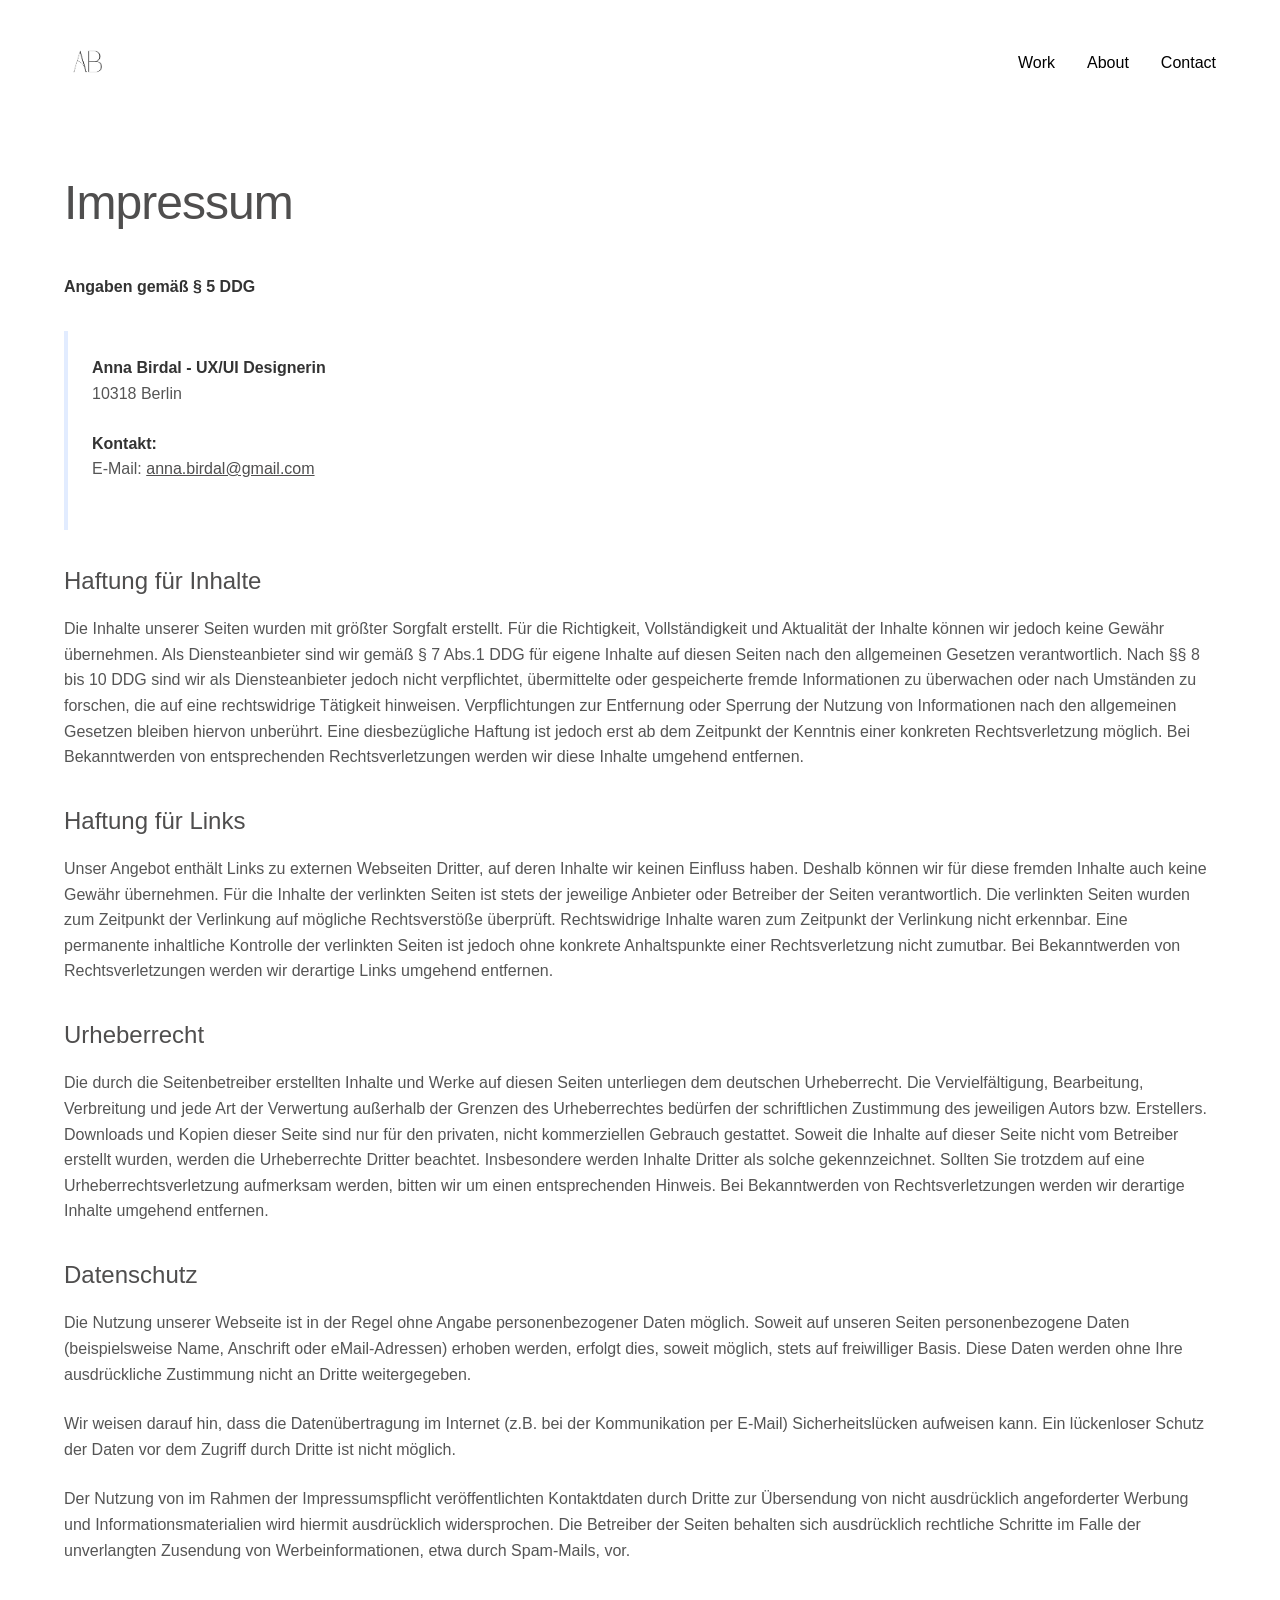
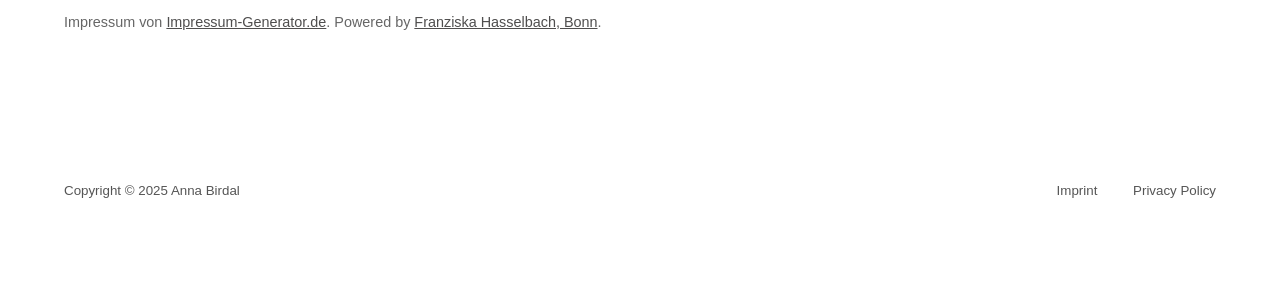
<file: imprint.html>
<!DOCTYPE html>
<html lang="de">
<head>
    <meta charset="UTF-8">
    <meta name="viewport" content="width=device-width, initial-scale=1.0">
    <title>Impressum - Anna Birdal</title>
    <link rel="icon" type="image/x-icon" href="assets/logos/favicon.ico">
    <link rel="stylesheet" href="style.css">
    <link rel="stylesheet" href="mediaqueries.css">
    <style>
        /* Import Nexa font to match main site */
        @import url('https://fonts.cdnfonts.com/css/nexa-bold');
        
        /* Override body font to ensure consistency */
        body {
            font-family: 'Nexa', sans-serif;
            padding-top: 1vh; /* Match main site's nav height */
            margin: 0;
        }

        /* Main content styles */
        .main-content {
            max-width: none; /* Remove max-width constraint */
            margin: 1rem 5%; /* Match index.html 5% margins */
            padding: 2rem 0; /* Remove horizontal padding since margins handle it */
            line-height: 1.6;
            color: #4f4e4e;
            font-family: 'Nexa', sans-serif;
        }

        .main-content h1 {
            font-size: 3rem;
            font-weight: 500;
            color: #4f4e4e;
            margin-bottom: 2rem;
            letter-spacing: -0.02em;
            font-family: 'Nexa', sans-serif;
        }

        .main-content h2 {
            font-size: 1.5rem;
            font-weight: 500;
            color: #4f4e4e;
            margin: 2rem 0 1rem 0;
            font-family: 'Nexa', sans-serif;
        }

        .main-content p {
            margin-bottom: 1.5rem;
            font-size: 1rem;
            font-family: 'Nexa', sans-serif;
            color: rgb(85, 85, 85);
        }

        .main-content strong {
            color: #333;
            font-weight: 600;
            font-family: 'Nexa', sans-serif;
        }

        .main-content a {
            color: #4f4e4e;
            text-decoration: underline;
            transition: color 0.3s ease;
            font-family: 'Nexa', sans-serif;
        }

        .main-content a:hover {
            color: #000;
        }

        /* Contact info styling */
        .contact-info {
            background:none;
            padding: 1.5rem;
            margin: 2rem 0;
            border-left: 4px solid rgb(226, 236, 255);
        }

        /* Mobile responsiveness */
@media screen and (max-width: 768px) {
    body {
        padding-top: 10vh;
    }
    
    .main-content {
        padding: 2rem 0; /* Remove horizontal padding */
        margin: 2rem 3%; /* Slightly less margin on mobile */
    }

    .main-content h1 {
        font-size: 2.5rem;
    }
}

@media screen and (max-width: 480px) {
    .main-content {
        margin: 2rem 2%; /* Even less margin on small mobile */
    }
    
    .main-content h1 {
        font-size: 2rem;
    }
}
    </style>
</head>
<body>
    <!-- Desktop Navigation - Using standard nav from main site -->
    <nav id="desktop-nav">
    <div class="logo">
            <a href="index.html">
            <img src="assets/logos/logo V3 no bg.png" alt="Anna's logo">
            </a>
        </div>
        <ul class="nav-links">
            <li><a href="index.html#projects">Work</a></li>
            <li><a href="about.html">About</a></li>
            <li><a href="about.html#contact">Contact</a></li>
        </ul>
    </div>
</nav>

    

    <!-- Hamburger Navigation - Using standard nav from main site -->
    <nav id="hamburger-nav">
        <div class="logo">Anna Birdal</div>
        <div class="hamburger-menu">
            <div class="hamburger-icon" onclick="toggleMenu()">
                <span></span>
                <span></span>
                <span></span>
            </div>
            <div class="menu-links">
                <li><a href="index.html" onclick="toggleMenu()">Work</a></li>
                <li><a href="about.html" onclick="toggleMenu()">About</a></li>
                <li><a href="about.html#contact" onclick="toggleMenu()">Contact</a></li>
            </div>
        </div>
    </nav>

    <!-- Main Content -->
    <main class="main-content">
        <h1>Impressum</h1>
        
        <p><strong>Angaben gemäß § 5 DDG</strong></p>
        
        <div class="contact-info">
            <p><strong>Anna Birdal - UX/UI Designerin</strong><br>
            10318 Berlin</p>
            
            <p><strong>Kontakt:</strong><br>
            E-Mail: <a href='mailto:anna.birdal@gmail.com'>anna.birdal@gmail.com</a></p>
        </div>

        <h2>Haftung für Inhalte</h2>
        <p>Die Inhalte unserer Seiten wurden mit größter Sorgfalt erstellt. Für die Richtigkeit, Vollständigkeit und Aktualität der Inhalte können wir jedoch keine Gewähr übernehmen. Als Diensteanbieter sind wir gemäß § 7 Abs.1 DDG für eigene Inhalte auf diesen Seiten nach den allgemeinen Gesetzen verantwortlich. Nach §§ 8 bis 10 DDG sind wir als Diensteanbieter jedoch nicht verpflichtet, übermittelte oder gespeicherte fremde Informationen zu überwachen oder nach Umständen zu forschen, die auf eine rechtswidrige Tätigkeit hinweisen. Verpflichtungen zur Entfernung oder Sperrung der Nutzung von Informationen nach den allgemeinen Gesetzen bleiben hiervon unberührt. Eine diesbezügliche Haftung ist jedoch erst ab dem Zeitpunkt der Kenntnis einer konkreten Rechtsverletzung möglich. Bei Bekanntwerden von entsprechenden Rechtsverletzungen werden wir diese Inhalte umgehend entfernen.</p>

        <h2>Haftung für Links</h2>
        <p>Unser Angebot enthält Links zu externen Webseiten Dritter, auf deren Inhalte wir keinen Einfluss haben. Deshalb können wir für diese fremden Inhalte auch keine Gewähr übernehmen. Für die Inhalte der verlinkten Seiten ist stets der jeweilige Anbieter oder Betreiber der Seiten verantwortlich. Die verlinkten Seiten wurden zum Zeitpunkt der Verlinkung auf mögliche Rechtsverstöße überprüft. Rechtswidrige Inhalte waren zum Zeitpunkt der Verlinkung nicht erkennbar. Eine permanente inhaltliche Kontrolle der verlinkten Seiten ist jedoch ohne konkrete Anhaltspunkte einer Rechtsverletzung nicht zumutbar. Bei Bekanntwerden von Rechtsverletzungen werden wir derartige Links umgehend entfernen.</p>

        <h2>Urheberrecht</h2>
        <p>Die durch die Seitenbetreiber erstellten Inhalte und Werke auf diesen Seiten unterliegen dem deutschen Urheberrecht. Die Vervielfältigung, Bearbeitung, Verbreitung und jede Art der Verwertung außerhalb der Grenzen des Urheberrechtes bedürfen der schriftlichen Zustimmung des jeweiligen Autors bzw. Erstellers. Downloads und Kopien dieser Seite sind nur für den privaten, nicht kommerziellen Gebrauch gestattet. Soweit die Inhalte auf dieser Seite nicht vom Betreiber erstellt wurden, werden die Urheberrechte Dritter beachtet. Insbesondere werden Inhalte Dritter als solche gekennzeichnet. Sollten Sie trotzdem auf eine Urheberrechtsverletzung aufmerksam werden, bitten wir um einen entsprechenden Hinweis. Bei Bekanntwerden von Rechtsverletzungen werden wir derartige Inhalte umgehend entfernen.</p>

        <h2>Datenschutz</h2>
        <p>Die Nutzung unserer Webseite ist in der Regel ohne Angabe personenbezogener Daten möglich. Soweit auf unseren Seiten personenbezogene Daten (beispielsweise Name, Anschrift oder eMail-Adressen) erhoben werden, erfolgt dies, soweit möglich, stets auf freiwilliger Basis. Diese Daten werden ohne Ihre ausdrückliche Zustimmung nicht an Dritte weitergegeben.</p>
        
        <p>Wir weisen darauf hin, dass die Datenübertragung im Internet (z.B. bei der Kommunikation per E-Mail) Sicherheitslücken aufweisen kann. Ein lückenloser Schutz der Daten vor dem Zugriff durch Dritte ist nicht möglich.</p>
        
        <p>Der Nutzung von im Rahmen der Impressumspflicht veröffentlichten Kontaktdaten durch Dritte zur Übersendung von nicht ausdrücklich angeforderter Werbung und Informationsmaterialien wird hiermit ausdrücklich widersprochen. Die Betreiber der Seiten behalten sich ausdrücklich rechtliche Schritte im Falle der unverlangten Zusendung von Werbeinformationen, etwa durch Spam-Mails, vor.</p>

        <p style="margin-top: 3rem; font-size: 0.9rem; color: #666;">
            Impressum von <a href="https://impressum-generator.de" rel="dofollow">Impressum-Generator.de</a>. Powered by <a href="https://www.kanzlei-hasselbach.de/" rel="nofollow">Franziska Hasselbach, Bonn</a>.
        </p>
    </main>

    <!-- Footer -->
    <footer>
    <p>Copyright &#169; 2025 Anna Birdal</p>
    <p>
        <a href="imprint.html">Imprint</a>
        <span style="margin: 0 1rem;"></span>
        <a href="privacy-policy.html">Privacy Policy</a>
    </p>
    </footer>
    


    <script src="script.js"></script>
</body>
</html>
</file>
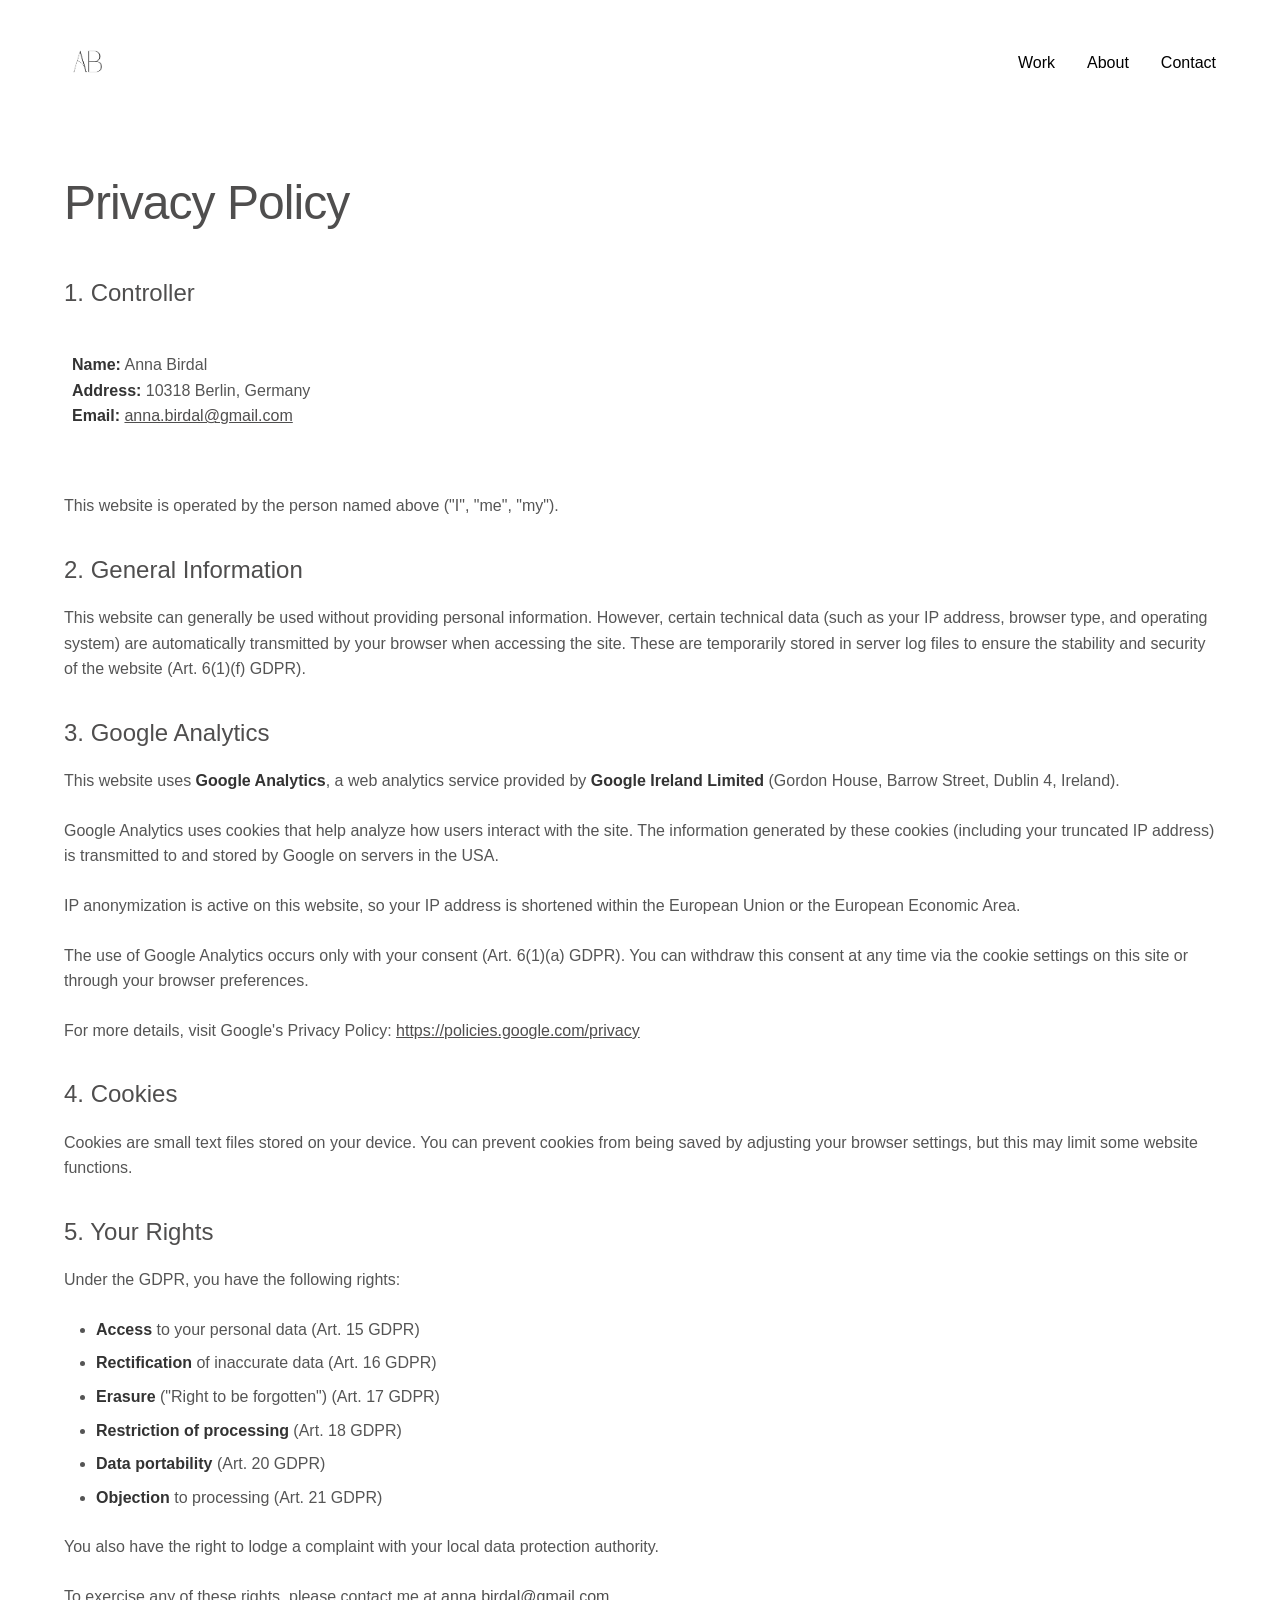
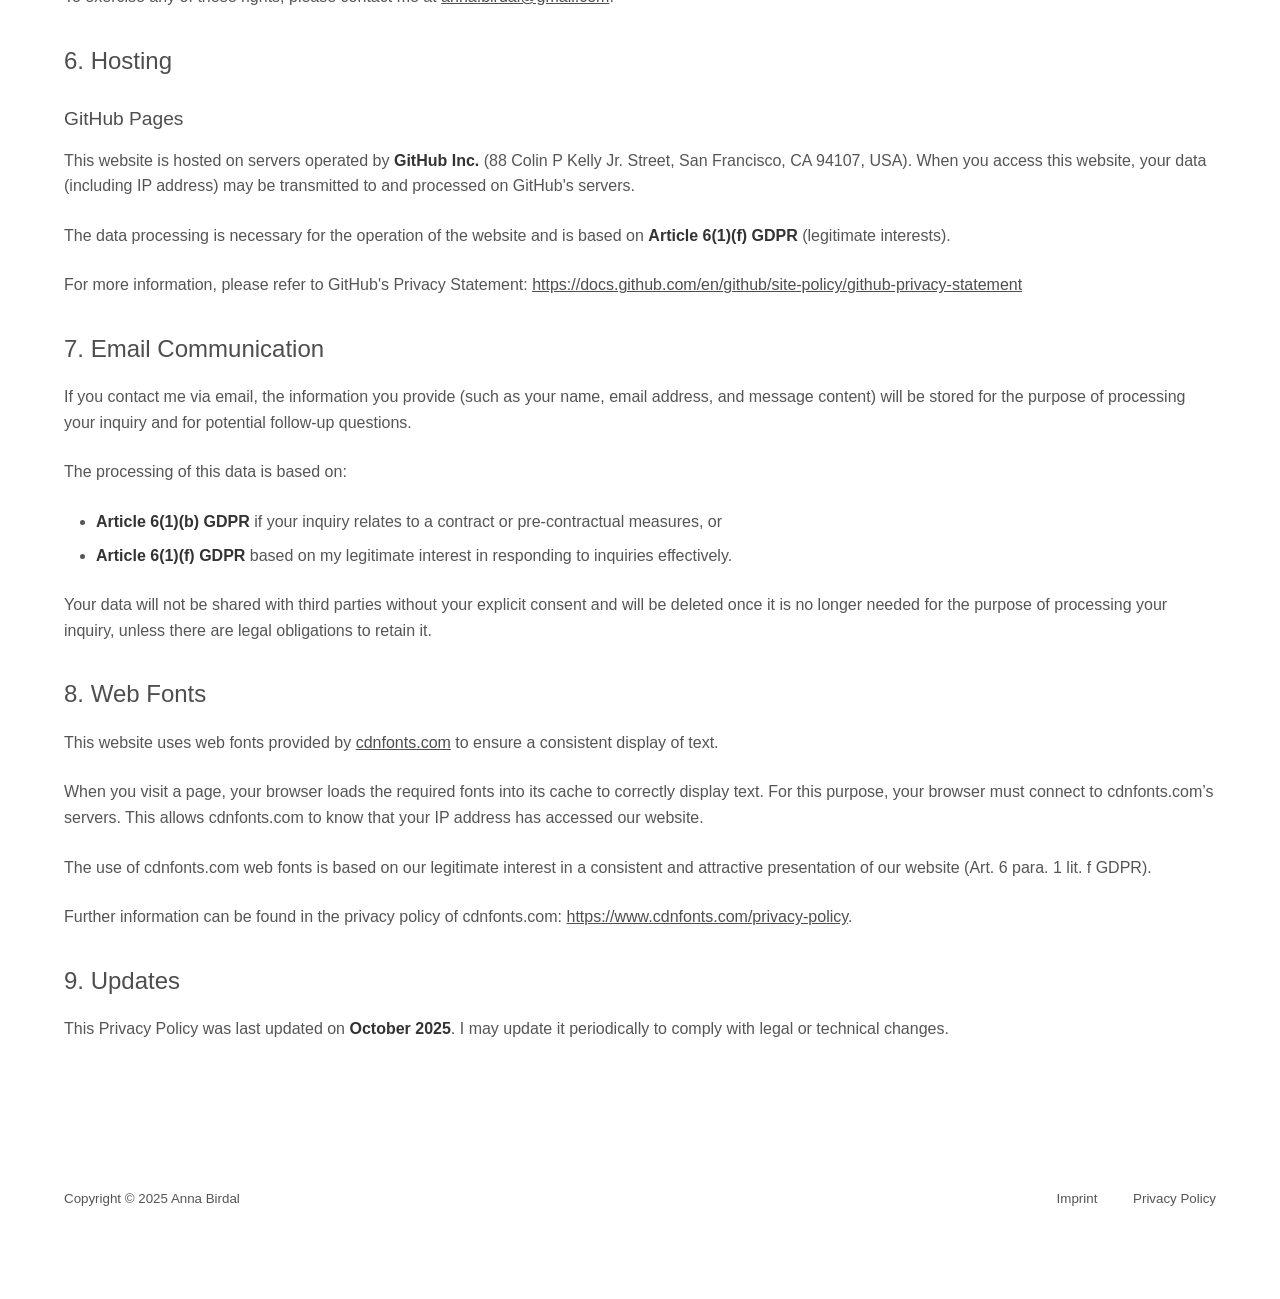
<file: privacy-policy.html>
<!DOCTYPE html>
<html lang="en">
<head>
    <meta charset="UTF-8">
    <meta name="viewport" content="width=device-width, initial-scale=1.0">
    <title>Privacy Policy - Anna Birdal</title>
    <link rel="icon" type="image/x-icon" href="assets/logos/favicon.ico">
    <link rel="stylesheet" href="style.css">
    <link rel="stylesheet" href="mediaqueries.css">
    <style>
        /* Import Nexa font to match main site */
        @import url('https://fonts.cdnfonts.com/css/nexa-bold');
        
        /* Override body font to ensure consistency */
        body {
            font-family: 'Nexa', sans-serif;
            padding-top: 1vh;
            margin: 0;
        }

        /* Main content styles */
        .main-content {
            max-width: none; /* Remove max-width constraint */
            margin: 1rem 5%; /* Match index.html 5% margins */
            padding: 2rem 0; /* Remove horizontal padding since margins handle it */
            line-height: 1.6;
            color: #4f4e4e;
            font-family: 'Nexa', sans-serif;
        }

        .main-content h1 {
            font-size: 3rem;
            font-weight: 500;
            color: #4f4e4e;
            margin-bottom: 2rem;
            letter-spacing: -0.02em;
            font-family: 'Nexa', sans-serif;
        }

        .main-content h2 {
            font-size: 1.5rem;
            font-weight: 500;
            color: #4f4e4e;
            margin: 2rem 0 1rem 0;
            font-family: 'Nexa', sans-serif;
        }

        .main-content h3 {
            font-size: 1.2rem;
            font-weight: 500;
            color: #4f4e4e;
            margin: 1.5rem 0 0.8rem 0;
            font-family: 'Nexa', sans-serif;
        }

        .main-content p {
            margin-bottom: 1.5rem;
            font-size: 1rem;
            font-family: 'Nexa', sans-serif;
            color: rgb(85, 85, 85);
        }

        .main-content ul {
            margin-bottom: 1.5rem;
            padding-left: 2rem;
            color: rgb(85, 85, 85);
        }

        .main-content ul li {
            margin-bottom: 0.5rem;
        }

        .main-content strong {
            color: #333;
            font-weight: 600;
            font-family: 'Nexa', sans-serif;
        }

        .main-content a {
            color: #4f4e4e;
            text-decoration: underline;
            transition: color 0.3s ease;
            font-family: 'Nexa', sans-serif;
        }

        .main-content a:hover {
            color: #000;
        }

        /* Contact info styling */
        .contact-info {
            background: none;
            padding: 0.5rem;
            
            margin: 2rem 0;
            
        }

        /* Mobile responsiveness */
@media screen and (max-width: 768px) {
    body {
        padding-top: 10vh;
    }
    
    .main-content {
        padding: 2rem 0; /* Remove horizontal padding */
        margin: 2rem 3%; /* Slightly less margin on mobile */
    }

    .main-content h1 {
        font-size: 2.5rem;
    }
}

@media screen and (max-width: 480px) {
    .main-content {
        margin: 2rem 2%; /* Even less margin on small mobile */
    }
    
    .main-content h1 {
        font-size: 2rem;
    }
}
    </style>
</head>
<body>
    <!-- Desktop Navigation -->
    <nav id="desktop-nav">
        <div class="logo">
            <a href="index.html">
                <img src="assets/logos/logo V3 no bg.png" alt="Anna's logo">
            </a>
        </div>
        <div>
            <ul class="nav-links">
                <li><a href="index.html">Work</a></li>
                <li><a href="about.html">About</a></li>
                <li><a href="about.html#contact">Contact</a></li>
            </ul>
        </div>
    </nav>

    <!-- Hamburger Navigation -->
    <nav id="hamburger-nav">
        <div class="logo">
            <a href="index.html" style="text-decoration: none; color: inherit;">Anna Birdal</a>
        </div>
        <div class="hamburger-menu">
            <div class="hamburger-icon" onclick="toggleMenu()">
                <span></span>
                <span></span>
                <span></span>
            </div>
            <div class="menu-links">
                <li><a href="index.html" onclick="toggleMenu()">Work</a></li>
                <li><a href="about.html" onclick="toggleMenu()">About</a></li>
                <li><a href="about.html#contact" onclick="toggleMenu()">Contact</a></li>
            </div>
        </div>
    </nav>

    <!-- Main Content -->
    <main class="main-content">
        <h1>Privacy Policy</h1>

        <h2>1. Controller</h2>
        <div class="contact-info">
            <p><strong>Name:</strong> Anna Birdal<br>
            <strong>Address:</strong> 10318 Berlin, Germany<br>
            <strong>Email:</strong> <a href="mailto:anna.birdal@gmail.com">anna.birdal@gmail.com</a></p>
        </div>
        <p>This website is operated by the person named above ("I", "me", "my").</p>

        <h2>2. General Information</h2>
        <p>This website can generally be used without providing personal information. However, certain technical data (such as your IP address, browser type, and operating system) are automatically transmitted by your browser when accessing the site. These are temporarily stored in server log files to ensure the stability and security of the website (Art. 6(1)(f) GDPR).</p>

        <h2>3. Google Analytics</h2>
        <p>This website uses <strong>Google Analytics</strong>, a web analytics service provided by <strong>Google Ireland Limited</strong> (Gordon House, Barrow Street, Dublin 4, Ireland).</p>
        
        <p>Google Analytics uses cookies that help analyze how users interact with the site. The information generated by these cookies (including your truncated IP address) is transmitted to and stored by Google on servers in the USA.</p>
        
        <p>IP anonymization is active on this website, so your IP address is shortened within the European Union or the European Economic Area.</p>
        
        <p>The use of Google Analytics occurs only with your consent (Art. 6(1)(a) GDPR). You can withdraw this consent at any time via the cookie settings on this site or through your browser preferences.</p>
        
        <p>For more details, visit Google's Privacy Policy: <a href="https://policies.google.com/privacy" target="_blank">https://policies.google.com/privacy</a></p>

        <h2>4. Cookies</h2>
        <p>Cookies are small text files stored on your device. You can prevent cookies from being saved by adjusting your browser settings, but this may limit some website functions.</p>

        <h2>5. Your Rights</h2>
        <p>Under the GDPR, you have the following rights:</p>
        <ul>
            <li><strong>Access</strong> to your personal data (Art. 15 GDPR)</li>
            <li><strong>Rectification</strong> of inaccurate data (Art. 16 GDPR)</li>
            <li><strong>Erasure</strong> ("Right to be forgotten") (Art. 17 GDPR)</li>
            <li><strong>Restriction of processing</strong> (Art. 18 GDPR)</li>
            <li><strong>Data portability</strong> (Art. 20 GDPR)</li>
            <li><strong>Objection</strong> to processing (Art. 21 GDPR)</li>
        </ul>
        <p>You also have the right to lodge a complaint with your local data protection authority.</p>

        <p>To exercise any of these rights, please contact me at <a href="mailto:anna.birdal@gmail.com">anna.birdal@gmail.com</a>.</p>

        <h2>6. Hosting</h2>
        <h3>GitHub Pages</h3>
        <p>This website is hosted on servers operated by <strong>GitHub Inc.</strong> (88 Colin P Kelly Jr. Street, San Francisco, CA 94107, USA). When you access this website, your data (including IP address) may be transmitted to and processed on GitHub's servers.</p>
        <p>The data processing is necessary for the operation of the website and is based on <strong>Article 6(1)(f) GDPR</strong> (legitimate interests).</p>
        <p>For more information, please refer to GitHub's Privacy Statement: <a href="https://docs.github.com/en/github/site-policy/github-privacy-statement" target="_blank">https://docs.github.com/en/github/site-policy/github-privacy-statement</a></p>

        <h2>7. Email Communication</h2>
        <p>If you contact me via email, the information you provide (such as your name, email address, and message content) will be stored for the purpose of processing your inquiry and for potential follow-up questions.</p>
        <p>The processing of this data is based on:</p>
        <ul>
            <li><strong>Article 6(1)(b) GDPR</strong> if your inquiry relates to a contract or pre-contractual measures, or</li>
            <li><strong>Article 6(1)(f) GDPR</strong> based on my legitimate interest in responding to inquiries effectively.</li>
        </ul>
        <p>Your data will not be shared with third parties without your explicit consent and will be deleted once it is no longer needed for the purpose of processing your inquiry, unless there are legal obligations to retain it.</p>

        

         <h2>8. Web Fonts</h2>
        <p>This website uses web fonts provided by <a href="https://www.cdnfonts.com/" target="_blank">cdnfonts.com</a> to ensure a consistent display of text.</p>
        <p>When you visit a page, your browser loads the required fonts into its cache to correctly display text. For this purpose, your browser must connect to cdnfonts.com’s servers. This allows cdnfonts.com to know that your IP address has accessed our website.</p>
        <p>The use of cdnfonts.com web fonts is based on our legitimate interest in a consistent and attractive presentation of our website (Art. 6 para. 1 lit. f GDPR).</p>
        <p>Further information can be found in the privacy policy of cdnfonts.com: <a href="https://www.cdnfonts.com/privacy-policy" target="_blank">https://www.cdnfonts.com/privacy-policy</a>. </p>



        <h2>9. Updates</h2>
        <p>This Privacy Policy was last updated on <strong>October 2025</strong>. I may update it periodically to comply with legal or technical changes.</p>

        
    </main>

     <!-- Footer -->
    <footer>
    <p>Copyright &#169; 2025 Anna Birdal</p>
    <p>
        <a href="imprint.html">Imprint</a>
        <span style="margin: 0 1rem;"></span>
        <a href="privacy-policy.html">Privacy Policy</a>
    </p>
    </footer>

    <script src="script.js"></script>
</body>
</html>
</file>
<file: style.css>
/* GENERAL */

@import url('https://fonts.cdnfonts.com/css/nexa-bold'); 
@import url('https://fonts.cdnfonts.com/css/lato?weights=300,400,250, 275');

@import url('https://fonts.googleapis.com/css2?family=Quicksand:wght@300..700&display=swap');


                

                
                
* {
    margin: 0;
    padding: 0;
}

body {
    font-family: 'Nexa', sans-serif;
}

html {
    scroll-behavior: smooth;
}

p {
    color: rgb(85, 85, 85); /* Fixed typo: was rgd */
}

/* TRANSITION */

a, 
.btn {
    transition: all 300ms ease;
}

/* DESKTOP NAV - Full frosted glass effect */

nav {
    display: flex;
    justify-content: space-between;
    align-items: center;
    height: 12vh; /* Same height */
    padding: 0 5%;
    
    /* Sticky positioning */
    position: sticky;
    top: 0;
    z-index: 1000;
    
    /* Full frosted glass background */
    background: rgba(255, 255, 255, 0.8);
    backdrop-filter: blur(12px);
    -webkit-backdrop-filter: blur(12px);
    
    
    /* Smooth transition */
    transition: all 0.3s ease;
}

.nav-links li {
    list-style: none;
    margin: 0;
    padding: 0;
}

.nav-links {
    display: flex;
    align-items: center;
    gap: 2rem;
    list-style: none;
    font-size: 1rem;
    margin: 0;
    
    /* Remove the pill background since nav has it now */
    background: none;
    backdrop-filter: none;
    -webkit-backdrop-filter: none;
    
    /* Remove pill shape */
    border-radius: 0;
    padding: 0;
    
    /* Smooth transition */
    transition: all 0.3s ease;
}

/* Optional: Enhanced effect when scrolled */
nav.scrolled {
    background: rgba(255, 255, 255, 0.95);
    backdrop-filter: blur(15px);
    -webkit-backdrop-filter: blur(15px);
    
}

a {
    color: black;
    text-decoration: none;
    text-decoration-color: white;
}

a:hover {
    color: grey;
    text-decoration: underline;
    text-underline-offset: 1rem;
    text-decoration-color: rgb(181, 181, 181);
} 

/* Active navigation state */
.nav-links a.active {
    font-weight: 600; /* Bold text for active page */
    color: black;
    position: relative;
}



.logo {
    display: flex;
    align-items: center;
    height: 100%;
}

.logo a {
    display: flex;
    align-items: center;
    height: 100%;
    text-decoration: none;
    cursor: pointer;
}

.logo a:hover {
    text-decoration: none;
}

.logo img {
    height: 48px; /* Reduced from 56px to fit better */
    width: 48px;
    object-fit: contain;
    transition: transform 0.3s ease;

   
}

.logo img:hover {
    transform: scale(1.05);
    cursor: pointer;
}

/* HAMBURGER MENU */

#hamburger-nav {
    display: none;
    position: sticky;
    top: 0;
    z-index: 1000;
    height: 12vh; /* Same height as desktop */
    
    /* Full frosted glass effect */
    background: rgba(255, 255, 255, 0.8);
    backdrop-filter: blur(12px);
    -webkit-backdrop-filter: blur(12px);
    box-shadow: 0 4px 20px rgba(0, 0, 0, 0.1);
    padding: 0 5%;
}

.hamburger-menu {
    position: relative;
    display: inline-block;
}

.hamburger-icon {
    display: flex;
    flex-direction: column;
    justify-content: space-between;
    height: 24px;
    width: 30px;
    cursor: pointer;
}

.hamburger-icon span {
    width: 100%;
    height: 2px;
    background-color: black;
    transition: all 0.3s ease-in-out; /* Fixed missing 's' */
}

.menu-links {
    position: absolute;
    top: 100%;
    right: 0;
    background-color: rgba(255, 255, 255, 0.95); /* Made consistent with frosted glass */
    backdrop-filter: blur(10px);
    -webkit-backdrop-filter: blur(10px);
    width: fit-content;
    max-height: 0;
    overflow: hidden;
    transition: all 0.3s ease-in-out; /* Fixed missing 's' */
    border-radius: 1rem;
    box-shadow: 0 4px 20px rgba(0, 0, 0, 0.1);
}

.menu-links a {
    display: block;
    padding: 10px;
    text-align: center;
    font-size: 1.5rem;
    color: black;
    text-decoration: none;
    transition: all 0.3s ease-in-out; /* Fixed missing 's' */
}

.menu-links li {
    list-style: none;
}

.menu-links.open {
    max-height: 300px;
}

.hamburger-icon.open span:first-child {
    transform: rotate(45deg) translate(10px, 5px);
}

.hamburger-icon.open span:nth-child(2) {
    opacity: 0;
}

.hamburger-icon.open span:last-child {
    transform: rotate(-45deg) translate(10px, -5px);
}

.hamburger-icon span:first-child {
    transform: none;
}

.hamburger-icon span:nth-child(2) { /* Fixed duplicate selectors */
    opacity: 1;
}

.hamburger-icon span:last-child { /* Fixed duplicate selectors */
    transform: none;
}

/* Hamburger menu active state */
.menu-links a.active {
    font-weight: 700;
    color: black;
    background: rgba(0, 0, 0, 0.05);
    border-radius: 8px;
}

/* SECTIONS */

section {
    padding-top: 4vh;
    height: 75vh;
    margin: 0 5%; /* Changed from 10rem to 5% to match nav */
    box-sizing: border-box;
    min-height: fit-content;
}

.section-container {
    display: flex;
}

/* PROFILE SECTION */

#profile {
    display: flex;
    justify-content: center;
    gap: 5rem;
    height: 80vh;
}

.section__pic-container {
    display: flex;
    height: 400px;
    width: 400px;
    margin: auto 0;
}

.section__text {
    align-self: center;
    text-align: center;
}

.section__text p {
    font-weight: 600;
}

.section__text__p1 {
    text-align: center;
}

.section__text__p2 {
    font-size: 1.75rem;
    margin-bottom: 1rem;
}

.title {
    font-size: 3rem;
    text-align: center;
}


/* icons */

.icon {
    cursor: pointer;
    height: 2rem;
}

/* buttons */

.btn-container {
    display: flex;
    justify-content: center;
    gap: 1rem;
}

.btn {
    font-weight: 600;
    transition: all 300ms ease;
    padding: 1rem;
    width: 8rem;
    border-radius: 2rem;
}

.btn-color-1, 
.btn-color-2 {
    border: rgb(53, 53, 53) 0.1rem solid;
}

.btn-color-1:hover, 
.btn-color-2:hover {
    cursor: pointer;
}

.btn-color-1, 
.btn-color-2:hover {
    background: rgb(53, 53, 53);
    color: white;
}

.btn-color-1:hover {
    background: rgb(0, 0, 0);
}

.btn-color-2 {
    background: none;
}

.btn-color-2:hover {
    border: rgb(255, 255, 255) 0.1rem solid;
}

/* about section */

#about {
    position: relative;
}

.about-containers {
    gap: 2rem;
    margin-bottom: 2rem;
    margin-top: 2rem;
}

.about-details-container {
    justify-content: center;
    flex-direction: column;
}

.about-containers, 
.about-details-container {
    display: flex;
}

.about-pic {
    border-radius: 2rem;
}

.arrow {
    position: absolute;
    right: -5rem;
    bottom: 2.5rem;
}

.details-container {
    padding: 1.5rem;
    flex: 1;
    background: white;
    border-radius: 2rem;
    border: rgb(53, 53, 53) 0.1rem solid;
    border-color: rgb(163, 163, 163);
    text-align: center;
}

.section-container {
    gap: 4rem;
    height: 80%;
}

/* Experience section */

#experience {
    position: relative;
}

.experience-sub-title {
    color: rgb(85, 85, 85);
    font-weight: 600;
    font-size: 1.75rem;
    margin-bottom: 2rem;
}

.experience-details-container {
    display: flex;
    justify-content: center;
    flex-direction: column;
}

.article-container {
    display: flex;
    text-align: initial;
    flex-wrap: wrap;
    flex-direction: row;
    gap: 2.5rem;
    justify-content: space-around;
}

article {
    display: flex;
    width: 10rem;
    justify-content: space-around;
    gap: 0.5rem;
}

article .icon {
    cursor: default;
}

/* Projects section  */


/* Projects section - consistent margins */
#projects {
    position: relative;
    padding-top: 4vh;
    padding-left: 5%; /* Match nav padding */
    padding-right: 5%; /* Match nav padding */
    max-width: none; /* Remove max-width constraint */
    margin: 0; /* Reset margin since we're using padding */
}

/* Force 2 columns on desktop */
.projects-container {
    display: grid;
    grid-template-columns: repeat(2, 1fr);
    gap: 2rem;
    margin-top: 2rem;
}


.project-card {
    display: block;              /* makes the <a> behave like a card from chat GPT */
    text-decoration: none;       /* remove underline */
    color: inherit;              /* keep text color consistent */
    width: 100%;
    flex-direction: column;
    position: relative;
    background: rgba(255, 255, 255, 0.15);
    backdrop-filter: blur(20px);
    -webkit-backdrop-filter: blur(20px);
    
    border-radius: none;
    padding: 0; /* Remove padding to let image fill top */
    transition: all 0.4s cubic-bezier(0.4, 0, 0.2, 1);
    cursor: pointer;
    overflow: hidden;
    box-shadow: 0 8px 32px rgba(0, 0, 0, 0.1);
}

.project-card::before {
    content: '';
    position: absolute;
    top: 0;
    left: 0;
    right: 0;
    bottom: 0;
    background: linear-gradient(135deg, rgba(255,255,255,0.1) 0%, rgba(255,255,255,0.05) 100%);
    opacity: 0;
    transition: opacity 0.3s ease;
    pointer-events: none;
    z-index: 1;
}

.project-card:hover {
    transform: translateY(-12px) scale(1.03);
    background: rgba(255, 255, 255, 0.25);
   
    box-shadow: 0 25px 50px -12px rgba(73, 137, 239, 0.3);
    text-decoration: none;       /* still no underline on hover */
}

.project-card:hover::before {
    opacity: 1;
}

/* Landscape image container - wider aspect ratio */
.project-image-container {
    position: relative;
    width: 100%;
    height: 200px; /* Reduced height for landscape look */
    border-radius: none; /* Only top corners rounded 24 24 0 0 */
    overflow: hidden;
    margin-bottom: 0; /* No margin since text goes below */
}

.project-img {
    width: 100%;
    height: 100%;
    object-fit: cover;
    object-position: center;
    transition: transform 0.4s cubic-bezier(0.4, 0, 0.2, 1);
}

.project-card:hover .project-img {
    transform: scale(1.05);
}

/* Content area below the image */
.project-content {
    position: relative;
    z-index: 2;
    padding: 1.5rem; /* Add padding back for content area */
    background: rgba(255, 255, 255, 0.1); /* Subtle background for content */
    backdrop-filter: blur(10px);
    -webkit-backdrop-filter: blur(10px);
}

.project-title {
    font-size: 1.4rem;
    font-weight: 700;
    color: black;
    margin-bottom: 0.75rem;
    line-height: 1.3;
}

.project-description {
    color: rgb(85, 85, 85);
    line-height: 1.5;
    margin-bottom: 1rem;
    font-size: 0.9rem;
}

.project-tags {
    display: flex;
    flex-wrap: wrap;
    gap: 0.4rem;
    margin-top: 0.5rem;
}

.tag {
    background: rgba(255, 255, 255, 0.7);
    color: rgb(85, 85, 85);
    padding: 0.3rem 0.7rem;
    border-radius: 20px;
    font-size: 0.75rem;
    font-weight: 500;
    transition: all 0.3s ease;
    border: 1px solid rgba(255, 255, 255, 0.3);
    backdrop-filter: blur(5px);
    -webkit-backdrop-filter: blur(5px);
}

.project-card:hover .tag {
    background: rgba(255, 255, 255, 0.9);
    transform: translateY(-2px);
    border-color: rgba(255, 255, 255, 0.5);
}

.section-title {
    text-align: left;
    font-size: 1.5rem;
    font-weight: 700;
    color: black;
    margin-bottom: 1rem;
}

/* Image Modal Styles */
.image-modal {
    display: none;
    position: fixed;
    z-index: 2000;
    left: 0;
    top: 0;
    width: 100%;
    height: 100%;
    background-color: rgba(0, 0, 0, 0.9);
    overflow: auto;
    animation: fadeIn 0.3s ease;
}

.image-modal.active {
    display: flex;
    justify-content: center;
    align-items: center;
}

.modal-content-wrapper {
    position: relative;
    max-width: 90%;
    max-height: 90%;
    animation: zoomIn 0.3s ease;
}

.modal-image {
    width: 100%;
    height: auto;
    max-height: 85vh;
    object-fit: contain;
    border-radius: 8px;
    box-shadow: 0 4px 30px rgba(0, 0, 0, 0.5);
}

.close-modal {
    position: absolute;
    top: -40px;
    right: -40px;
    color: #fff;
    font-size: 2rem;
    font-weight: bold;
    cursor: pointer;
    width: 40px;
    height: 40px;
    display: flex;
    align-items: center;
    justify-content: center;
    background: rgba(0, 0, 0, 0.5);
    border-radius: 50%;
    transition: all 0.3s ease;
    border: 2px solid #fff;
}

.close-modal:hover {
    background: rgba(255, 255, 255, 0.2);
    transform: scale(1.1);
}

/* Animations */
@keyframes fadeIn {
    from { opacity: 0; }
    to { opacity: 1; }
}

@keyframes zoomIn {
    from { transform: scale(0.8); opacity: 0; }
    to { transform: scale(1); opacity: 1; }
}

/* Mobile adjustments */
@media screen and (max-width: 768px) {
    .modal-content-wrapper {
        max-width: 95%;
        max-height: 95%;
    }
    
    .close-modal {
        top: 10px;
        right: 10px;
        position: fixed;
        z-index: 2001;
    }
    
    .modal-image {
        max-height: 80vh;
    }
}


/* contact */

#contact {
    display: flex;
    justify-content: center;
    flex-direction: column;
    height: 70vh;
}

.contact-info-upper-container {
    display: flex;
    justify-content: center;
    border-radius: 2rem;
    border: rgb(53, 53, 53) 0.1rem solid;
    border-color: rgb(163, 163, 163);
    background: rgb(250, 250, 250); /* Fixed missing 'rgb' */
    margin: 2rem auto;
    padding: 0.5rem;
}

.contact-info-container {
    display: flex;
    align-items: center;
    justify-content: center;
    gap: 0.5rem;
    margin: 1rem;
}

.contact-info-container p {
    font-size: larger;
}

.contact-icon {
    cursor: default;
}

.email-icon {
    height: 2.5rem; 
}





    @media screen and (max-width: 768px) {
    .skills-section h2 {
        font-size: 1.8rem;
        margin-bottom: 2rem;
    }
    
    .skills-wrapper {
        gap: 0.6rem;
    }
    
    .skill-tag {
        font-size: 0.85rem;
        padding: 0.5rem 1rem;
    }}

     /* Jump to top button */
        .jump-to-top {
            position: fixed;
            bottom: 2rem;
            right: 2rem;
            width: 50px;
            height: 50px;
            background: rgba(238, 244, 255, 0.9);
            border: none;
            border-radius: 50%;
            font-size: 1.2rem;
            opacity: 0;
            transform: translateY(20px);
            transition: all 0.3s ease;
            z-index: 1000;
            box-shadow: 0 4px 10px rgba(85, 84, 84, 0.15);
        }

        .jump-to-top.visible {
            opacity: 1;
            transform: translateY(0);
        }

        .jump-to-top:hover {
            transform: translateY(-5px);
            background: rgb(242, 247, 255);
        }


/*CASE STUDIES*/
.case-study-title {
            font-size: 3rem;
            font-weight: 800;
            color: black;
            margin-bottom: 1rem;
        }
        
        .case-study-subtitle {
            font-size: 1.2rem;
            color: rgb(85, 85, 85);
            margin-bottom: 2rem;
        }

/* ========================================
   CASE STUDY LIST & CAPTION STYLES
   ======================================== */

/* More padding for ordered lists */
.case-study-container ol {
    margin-left: 2rem;
    padding-left: 1rem;
    margin-top: 1rem;
    margin-bottom: 1.5rem;
}

/* More padding for unordered lists */
.case-study-container ul {
    margin-left: 2rem;
    padding-left: 1rem;
    margin-top: 1rem;
    margin-bottom: 1.5rem;
}

.challenge-column ul {
    margin-left: 1.5rem;
    padding-left: 1rem;
}

.version-section ul {
    margin-left: 2rem;
    padding-left: 1rem;
}

/* Light grey captions for images */
.image-caption {
    color: #999;
    font-size: 0.9rem;
    font-style: italic;
    text-align: center;
    margin-top: 0.5rem;
}

/* Iteration section lists */
.iteration-content ul,
.iteration-content ol {
    margin-left: 1.5rem;
    padding-left: 1rem;
}

/* Mobile adjustments */
@media screen and (max-width: 768px) {
    .case-study-container ol,
    .case-study-container ul {
        margin-left: 1rem;
        padding-left: 0.5rem;
    }
}        

/* Profile steps row layout */
.profile-steps-row {
    display: grid;
    grid-template-columns: repeat(4, 1fr);
    gap: 1.5rem;
    margin: 2rem 0;
    width: 100%;
}

.profile-step-item {
    width: 100%;
    height: 100%;
    display: flex;
    align-items: stretch;
}

.profile-step-item img,
.profile-step-item video {
    width: 100%;
    height: 100%;
    object-fit: cover;
    border-radius: 12px;
    display: block;
}

/* Responsive adjustments */
@media screen and (max-width: 1024px) {
    .profile-steps-row {
        grid-template-columns: repeat(2, 1fr);
        gap: 1rem;
    }
}

@media screen and (max-width: 600px) {
    .profile-steps-row {
        grid-template-columns: 1fr;
        gap: 1rem;
    }
}

/* Make all links in case study content more visible for accessibility */
/* BUT exclude footer links */
.case-study-container a:not(footer a) {
    text-decoration: underline;
    font-weight: 600;
    color: rgb(96, 96, 96); 
    text-underline-offset: 5px;
}

.case-study-container a:not(footer a):hover {
    text-decoration: underline;
    color: rgb(109, 109, 109); 
}

/* Ensure links remain visible when they're within highlighted text */
.highlighted-text a {
    text-decoration: underline;
    font-weight: 700; /* Extra bold within highlights */
}

/* Keep button-style links unchanged */
.case-study-container .next-button,
.case-study-container .prototype-link {
    text-decoration: none; /* Remove underline from button-style links */
    font-weight: 600; /* Keep existing weight */
}

/* About me page */
/* Tablet - Stack vertically */
@media screen and (max-width: 1024px) {
    .profile-container {
        grid-template-columns: 1fr;
        gap: 2rem;
        margin: 3rem 4%;
        padding: 2.5rem;
        text-align: center;
    }

    .profile-image {
        object-fit: cover;
    }

    .profile-content {
        align-items: center;
    }

    .intro-text {
        text-align: center;
    }

    .btn-container {
        justify-content: center;
    }
}

/* Mobile - Optimized for small screens */
@media screen and (max-width: 768px) {
    .profile-container {
        grid-template-columns: 1fr;
        flex-direction: column;
        margin: 2rem 3%;
        padding: 2rem 1.5rem;
        gap: 1.5rem;
        border-radius: 16px;
    }

    .profile-image {
        
        
        object-fit: cover;
        
    }

    .profile-content {
        gap: 1.25rem;
    }

    .intro-text {
        font-size: 1rem;
        line-height: 1.6;
    }

    .btn-container {
        flex-direction: column;
        width: 100%;
        gap: 0.75rem;
    }

    .btn {
        width: 100%;
        padding: 0.75rem 1.5rem;
    }
}

/* Extra small mobile */
@media screen and (max-width: 480px) {
    .profile-container {
        margin: 1.5rem 2%;
        padding: 1.5rem 1rem;
    }

    .profile-image {
        object-fit: cover;
    }

    .profile-content h1 {
        font-size: 1.75rem;
    }

    .intro-text {
        font-size: 0.9375rem;
    }

    .btn {
        padding: 0.625rem 1.25rem;
        font-size: 0.9375rem;
    }
}


/* FOOTER */

footer {
    height: 1vh;
    display: flex;
    position: relative;
    z-index: 5;
    margin-top: 3rem;
    margin-bottom: 3rem;
    padding: 3rem 5%; /* Changed padding added 5 to match nav */
    align-items: center;
    justify-content: space-between;
    font-family: 'Nexa', sans-serif; /* Ensure consistent font */
}

footer p {
    text-align: center;
    font-family: 'Nexa', sans-serif; /* Ensure consistent font */
    margin: 0; /* Remove default margins */
    font-size: smaller;
}

footer a {
    font-family: 'Nexa', sans-serif; /* Ensure consistent font */
    color: rgb(85, 85, 85); /* Match the gray text color */
    text-decoration: none;
    transition: all 300ms ease;
    position: relative; /* Add this for the underline effect */
}


footer a:hover {
    color: grey;
    text-decoration: underline;
    text-underline-offset: 1rem;
    text-decoration-color: rgb(181, 181, 181);
}

/* Add the underline effect that matches navbar behavior */
footer a::after {
    content: "";
    width: 0;
    height: 2px;
    position: absolute;
    transition: width 0.3s ease;
}

footer a:hover::after {
    width: 100%;
}

/* Desktop: side by side layout */
@media screen and (min-width: 769px) {
    footer {
        flex-direction: row;
        justify-content: space-between;
        gap: 0;
    }
}

/* Mobile: stack vertically with better spacing */
@media screen and (max-width: 768px) {
    footer {
        padding: 2rem 3%;
        gap: 0.8rem;
    }
    
    footer p {
        font-size: 0.85rem;
    }
}

@media screen and (max-width: 480px) {
    footer {
        padding: 1.5rem 2%;
        margin-top: 2rem;
        margin-bottom: 2rem;
    }
    
    footer p {
        font-size: 0.8rem;
    }
    
    /* Stack links vertically on very small screens if needed */
    footer p:last-child {
        display: flex;
        flex-direction: column;
        gap: 0.5rem;}
    }
</file>
<file: mediaqueries.css>
@media screen and (max-width: 1400px) {
    #profile {
        height: 83vh;
        margin-bottom: 6rem;
    }
    .about-containers {
        flex-wrap: wrap;
    }
}

@media screen and (max-width: 1200px) {
    #desktop-nav {
        display: none;
    }
    #hamburger-nav {
        display: flex;
    }
    #experience, .experience-details-container {
        margin-top: 2rem;
    }
    #profile, .section-container {
        display: block;
    }
    .arrow {
        display: none;
    }
    section, .section-container {
        height: fit-content;
    }
    section {
        margin: 0 5%;
    }
    .section__pic-container {
        width: 275px;
        height: 275px;
        margin: 0 auto 2rem;
    }
    .about-containers {
        margin-top: 0;
    }
}

@media screen and (max-width: 600px) {
    #contact, footer {
        height: 40vh;
    }
    #profile {
        height: 83vh;
        margin-bottom: 0;
    }
    article {
        font-size: 1rem;
    }
    footer nav {
        height: fit-content;
        margin-bottom: 2rem;
    }
    .about-containers, .contact-info-upper-container, .btn-container {
        flex-wrap: wrap;
    }
    .contact-info-container {
        margin: 0;
    }
    .contact-info-container p, .nav-links li a {
        font-size: 1rem;
    }
    .experience-sub-title {
        font-size: 1.25rem;
    }
    .logo {
        font-size: 1.5rem;
    }
    .nav-links {
        flex-direction: column;
        gap: 0.5rem;
        text-align: center;
    }
    .section__pic-container {
        width: auto;
        height: 46vw;
        justify-content: center;
    }
    .section__text__p2 {
        font-size: 1.25rem;
    }
    .title {
        font-size: 2rem;
    }
    .text-container {
        text-align: justify;
    }
}

@media (max-width: 768px) {

    nav {
    padding: 0 3%; /* Slightly smaller padding on mobile */
    }
    
    #hamburger-nav {
        padding: 1rem 3%;
    }

    #projects {
        padding-left: 3%;
        padding-right: 3%;}

    .projects-container {
        grid-template-columns: 1fr;
        gap: 1.5rem;
    }
    
     section {
     margin: 0 3%;
    }

    .section-title {
        font-size: 2.5rem;
    }
    
    .project-card {
        padding: 1.25rem;
    }
    
    .project-image-container {
        height: 180px;
    }

     footer {
        padding: 2rem 3%;
    }
    
    .logo img {
        height: 48px;
        width: 48px;
        padding: 6px;
    }
}

/* Case study adjustments */
    .case-study-title {
        font-size: 2rem;
    }
    
    .case-study-container {
        padding: 1rem;
    }
    
    .project-meta {
        grid-template-columns: 1fr;
    }


@media (max-width: 480px) {
    .section-title {
        font-size: 2rem;
    }
    
    .project-title {
        font-size: 1.25rem;
    }
}

@media (prefers-reduced-motion: reduce) {
    .project-card,
    .project-img,
    .tag {
        transition: none;
    }
    
    .project-card:hover {
        transform: none;
    }

    nav {
        padding: 0 2%;
    }
    
    #hamburger-nav {
        padding: 1rem 2%;
    }
    
    section {
        margin: 0 2%;
    }
    
    #projects {
        padding-left: 2%;
        padding-right: 2%;
    }
    
    footer {
        padding: 1.5rem 2%;
    }
}
</file>
